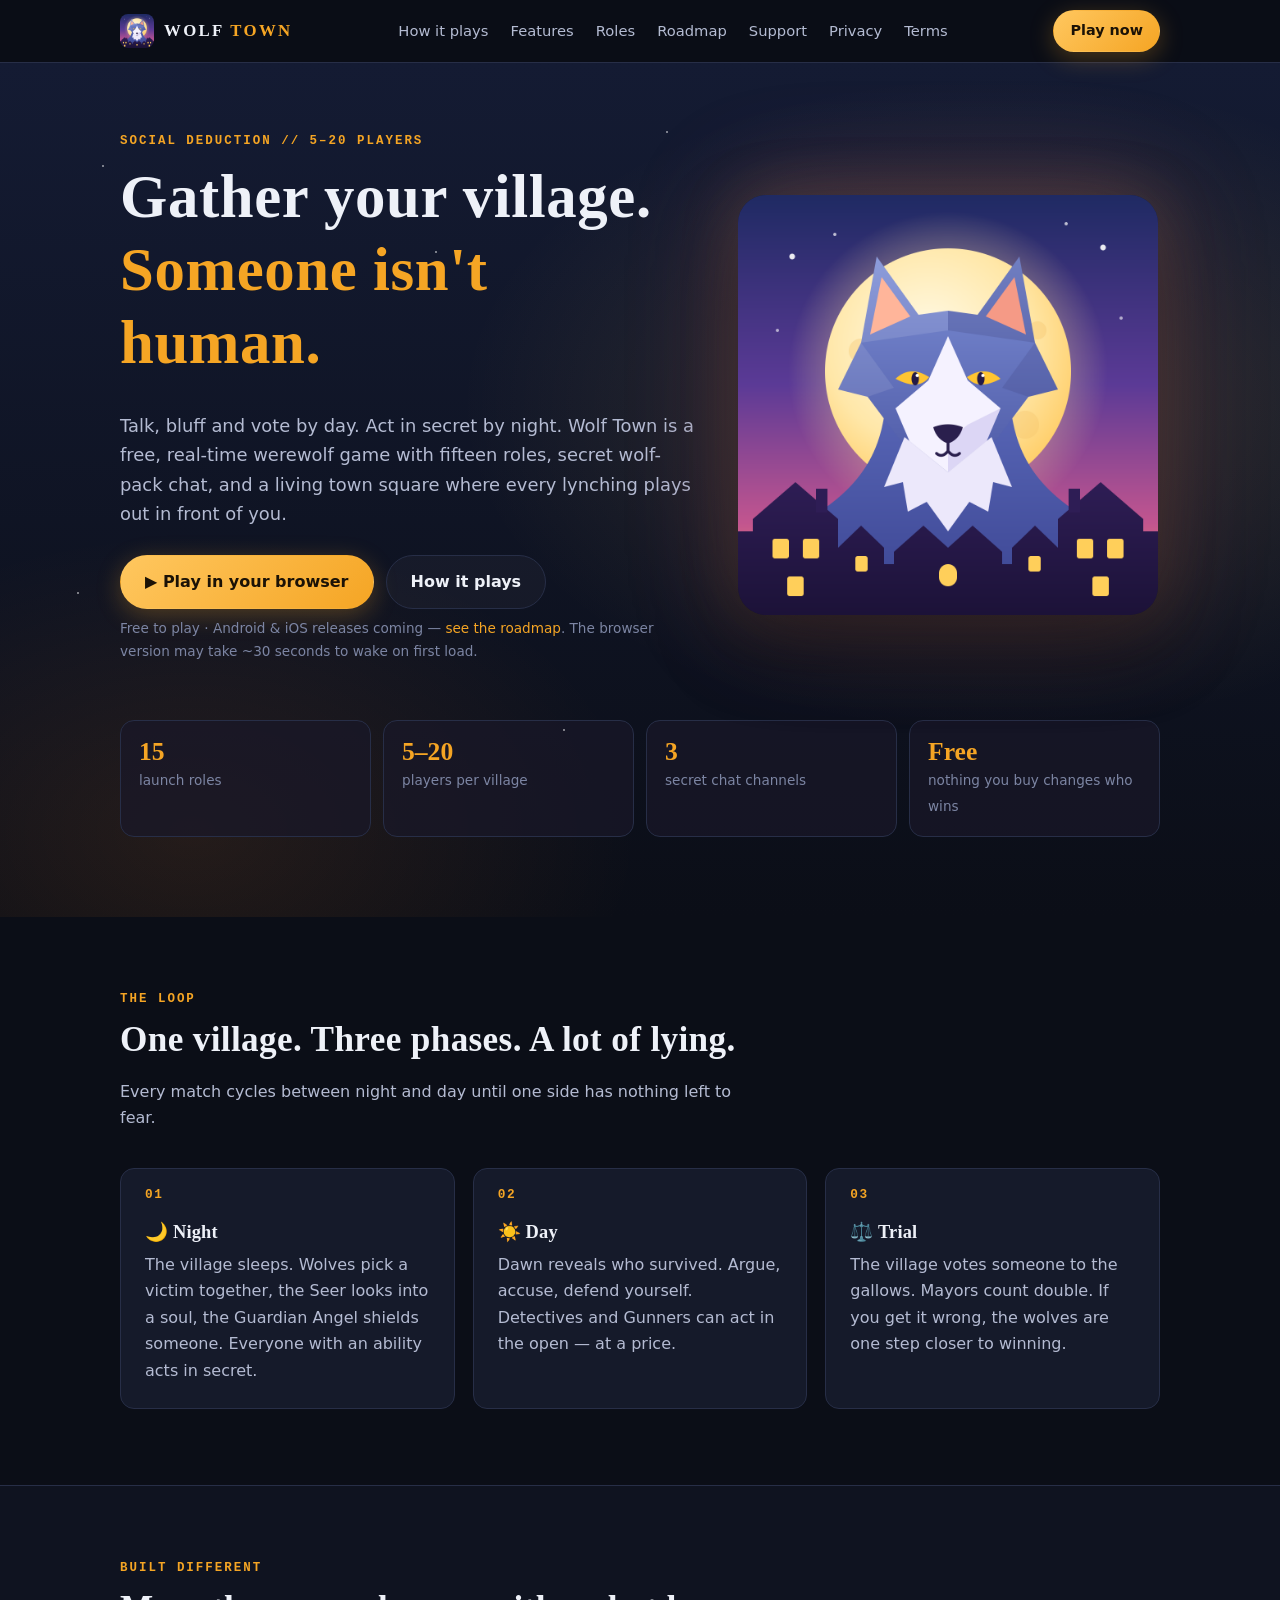
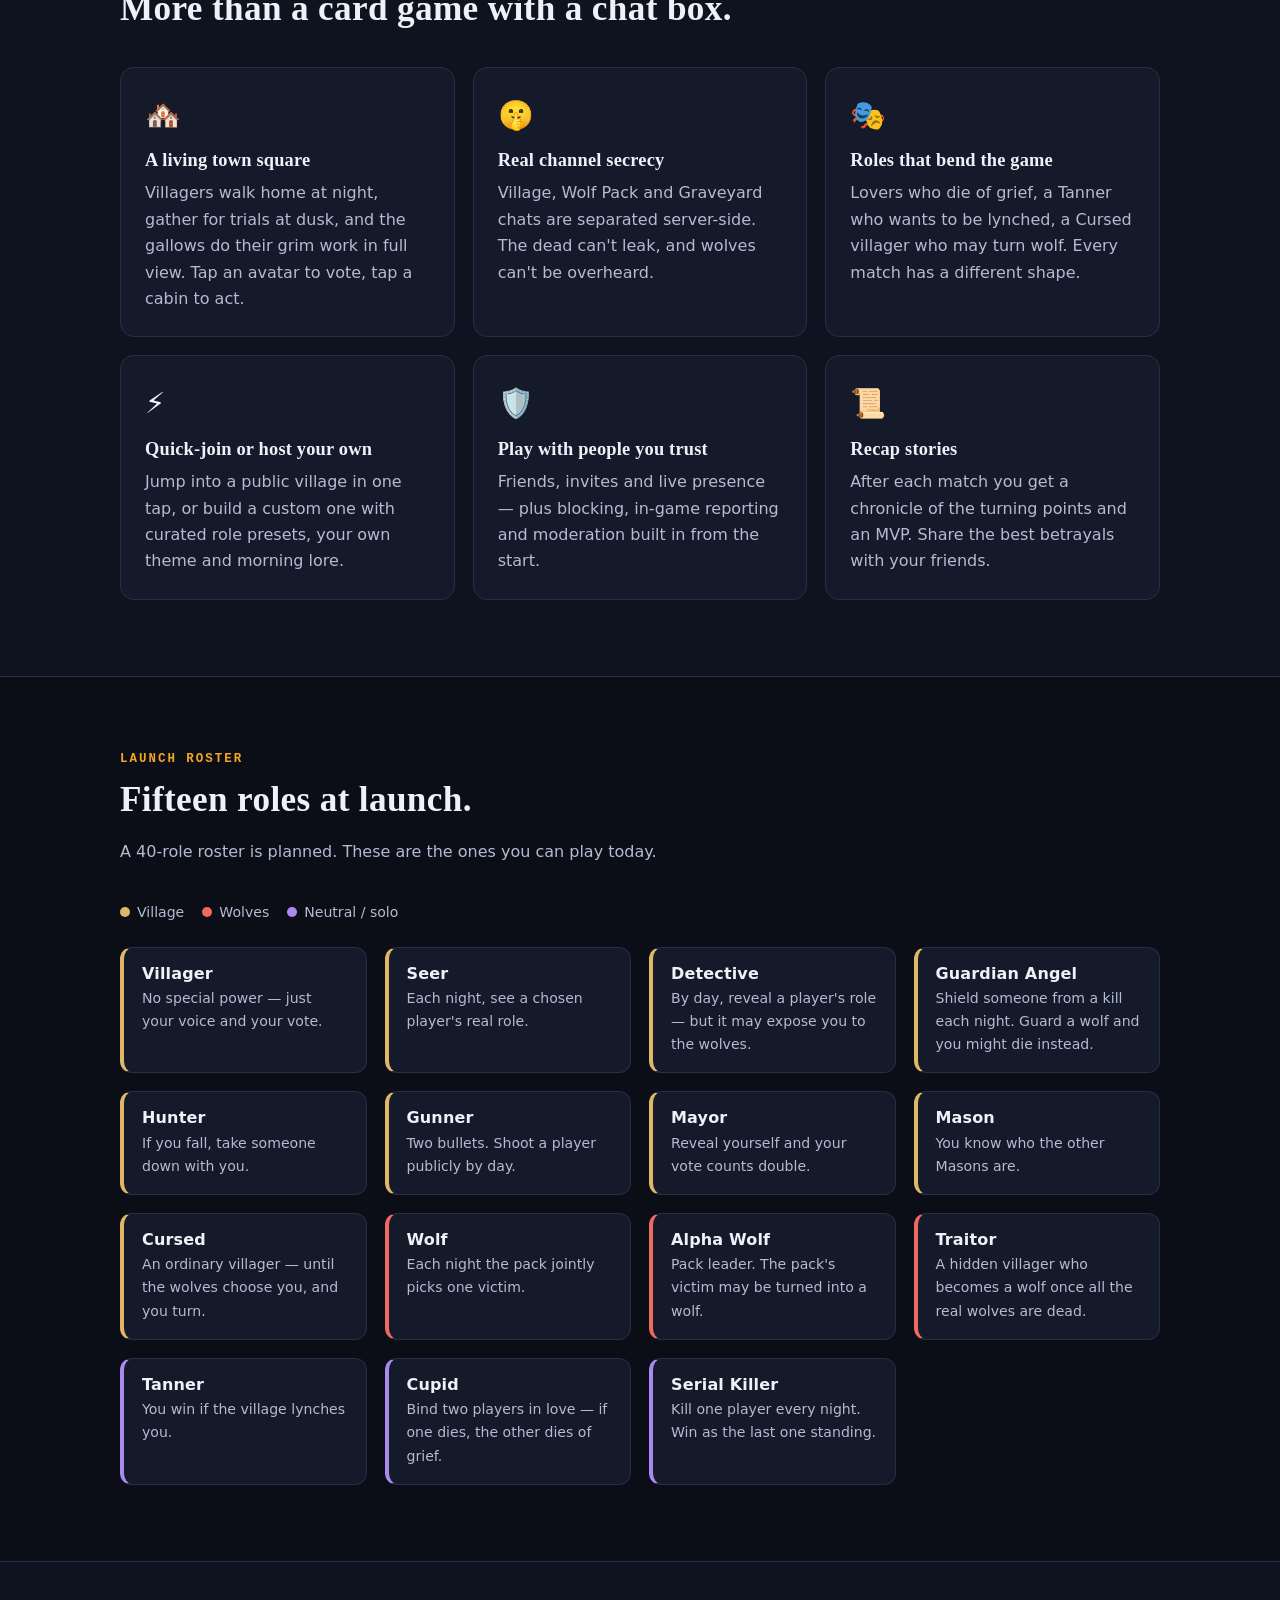
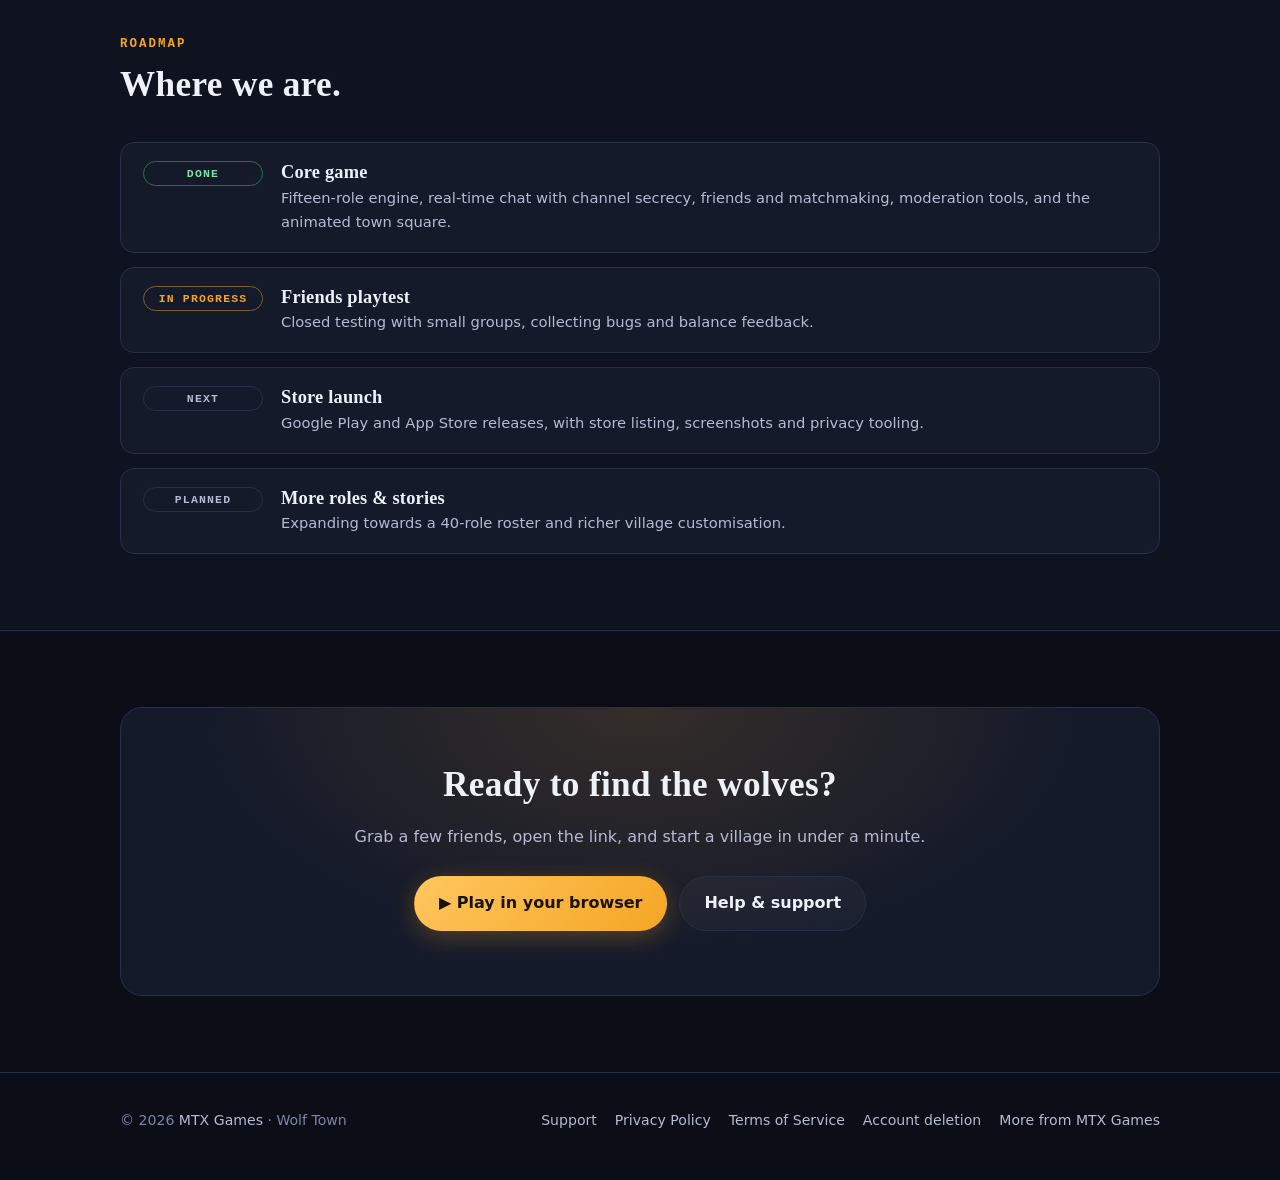
<file: index.html>
<!doctype html>
<html lang="en">
<head>
<meta charset="utf-8">
<meta name="viewport" content="width=device-width, initial-scale=1">
<title>Wolf Town — Social Deduction Game</title>
<meta name="description" content="Wolf Town is a free real-time social deduction game for 5–20 players. Bluff by day, hunt by night, and find the werewolves before they find you.">
<meta name="theme-color" content="#0B0E17">
<meta property="og:title" content="Wolf Town — Pick a side.">
<meta property="og:description" content="Free real-time werewolf-style social deduction for 5–20 players, with a living 2.5D town square.">
<meta property="og:type" content="website">
<meta property="og:image" content="assets/icon.png">
<link rel="icon" type="image/png" href="assets/favicon.png">
<link rel="stylesheet" href="style.css">
</head>
<body>

<header class="nav">
  <div class="wrap">
    <a class="brand" href="#top"><img src="assets/favicon.png" alt="" width="34" height="34"> <span class="wordmark">WOLF <b>TOWN</b></span></a>
    <ul>
      <li><a href="#how">How it plays</a></li>
      <li><a href="#features">Features</a></li>
      <li><a href="#roles">Roles</a></li>
      <li><a href="#roadmap">Roadmap</a></li>
      <li><a href="support.html">Support</a></li>
      <li><a href="privacy.html">Privacy</a></li>
      <li><a href="terms.html">Terms</a></li>
    </ul>
    <a class="btn btn-primary cta" href="https://fangs-torches.onrender.com" rel="noopener">Play now</a>
  </div>
</header>

<main id="top">
  <section class="hero">
    <div class="stars" aria-hidden="true">
      <i style="top:12%;left:8%"></i><i style="top:22%;left:34%;animation-delay:1s"></i><i style="top:8%;left:52%;animation-delay:2s"></i>
      <i style="top:30%;left:90%;animation-delay:.5s"></i><i style="top:62%;left:6%;animation-delay:1.5s"></i><i style="top:78%;left:44%;animation-delay:2.5s"></i>
    </div>
    <div class="wrap">
      <div>
        <span class="eyebrow">Social deduction // 5–20 players</span>
        <h1>Gather your village.<br><em>Someone isn't human.</em></h1>
        <p class="lead">Talk, bluff and vote by day. Act in secret by night. Wolf Town is a free, real-time werewolf game with fifteen roles, secret wolf-pack chat, and a living town square where every lynching plays out in front of you.</p>
        <div class="hero-actions">
          <a class="btn btn-primary" href="https://fangs-torches.onrender.com" rel="noopener">▶ Play in your browser</a>
          <a class="btn btn-ghost" href="#how">How it plays</a>
        </div>
        <p class="hero-note">Free to play · Android &amp; iOS releases coming — <a href="#roadmap">see the roadmap</a>. The browser version may take ~30 seconds to wake on first load.</p>
      </div>
      <div class="hero-art">
        <img src="assets/icon.png" alt="Wolf Town logo: a friendly wolf rising in front of a golden moon above a lantern-lit town at dusk" width="420" height="420">
      </div>
    </div>
    <div class="wrap">
      <div class="stats" style="grid-column:1/-1;width:100%">
        <div class="stat"><b>15</b><span>launch roles</span></div>
        <div class="stat"><b>5–20</b><span>players per village</span></div>
        <div class="stat"><b>3</b><span>secret chat channels</span></div>
        <div class="stat"><b>Free</b><span>nothing you buy changes who wins</span></div>
      </div>
    </div>
  </section>

  <section id="how">
    <div class="wrap">
      <div class="section-head">
        <span class="eyebrow">The loop</span>
        <h2>One village. Three phases. A lot of lying.</h2>
        <p>Every match cycles between night and day until one side has nothing left to fear.</p>
      </div>
      <div class="grid g3 loop">
        <div class="card"><h3>🌙 Night</h3><p>The village sleeps. Wolves pick a victim together, the Seer looks into a soul, the Guardian Angel shields someone. Everyone with an ability acts in secret.</p></div>
        <div class="card"><h3>☀️ Day</h3><p>Dawn reveals who survived. Argue, accuse, defend yourself. Detectives and Gunners can act in the open — at a price.</p></div>
        <div class="card"><h3>⚖️ Trial</h3><p>The village votes someone to the gallows. Mayors count double. If you get it wrong, the wolves are one step closer to winning.</p></div>
      </div>
    </div>
  </section>

  <section id="features" class="alt">
    <div class="wrap">
      <div class="section-head">
        <span class="eyebrow">Built different</span>
        <h2>More than a card game with a chat box.</h2>
      </div>
      <div class="grid g3">
        <div class="card"><span class="ico">🏘️</span><h3>A living town square</h3><p>Villagers walk home at night, gather for trials at dusk, and the gallows do their grim work in full view. Tap an avatar to vote, tap a cabin to act.</p></div>
        <div class="card"><span class="ico">🤫</span><h3>Real channel secrecy</h3><p>Village, Wolf Pack and Graveyard chats are separated server-side. The dead can't leak, and wolves can't be overheard.</p></div>
        <div class="card"><span class="ico">🎭</span><h3>Roles that bend the game</h3><p>Lovers who die of grief, a Tanner who wants to be lynched, a Cursed villager who may turn wolf. Every match has a different shape.</p></div>
        <div class="card"><span class="ico">⚡</span><h3>Quick-join or host your own</h3><p>Jump into a public village in one tap, or build a custom one with curated role presets, your own theme and morning lore.</p></div>
        <div class="card"><span class="ico">🛡️</span><h3>Play with people you trust</h3><p>Friends, invites and live presence — plus blocking, in-game reporting and moderation built in from the start.</p></div>
        <div class="card"><span class="ico">📜</span><h3>Recap stories</h3><p>After each match you get a chronicle of the turning points and an MVP. Share the best betrayals with your friends.</p></div>
      </div>
    </div>
  </section>

  <section id="roles">
    <div class="wrap">
      <div class="section-head">
        <span class="eyebrow">Launch roster</span>
        <h2>Fifteen roles at launch.</h2>
        <p>A 40-role roster is planned. These are the ones you can play today.</p>
      </div>
      <div class="legend">
        <span style="--c:var(--village)">Village</span>
        <span style="--c:var(--wolf)">Wolves</span>
        <span style="--c:var(--neutral)">Neutral / solo</span>
      </div>
      <div class="grid roles">
        <div class="role village"><h3>Villager</h3><p>No special power — just your voice and your vote.</p></div>
        <div class="role village"><h3>Seer</h3><p>Each night, see a chosen player's real role.</p></div>
        <div class="role village"><h3>Detective</h3><p>By day, reveal a player's role — but it may expose you to the wolves.</p></div>
        <div class="role village"><h3>Guardian Angel</h3><p>Shield someone from a kill each night. Guard a wolf and you might die instead.</p></div>
        <div class="role village"><h3>Hunter</h3><p>If you fall, take someone down with you.</p></div>
        <div class="role village"><h3>Gunner</h3><p>Two bullets. Shoot a player publicly by day.</p></div>
        <div class="role village"><h3>Mayor</h3><p>Reveal yourself and your vote counts double.</p></div>
        <div class="role village"><h3>Mason</h3><p>You know who the other Masons are.</p></div>
        <div class="role village"><h3>Cursed</h3><p>An ordinary villager — until the wolves choose you, and you turn.</p></div>
        <div class="role wolf"><h3>Wolf</h3><p>Each night the pack jointly picks one victim.</p></div>
        <div class="role wolf"><h3>Alpha Wolf</h3><p>Pack leader. The pack's victim may be turned into a wolf.</p></div>
        <div class="role wolf"><h3>Traitor</h3><p>A hidden villager who becomes a wolf once all the real wolves are dead.</p></div>
        <div class="role neutral"><h3>Tanner</h3><p>You win if the village lynches you.</p></div>
        <div class="role neutral"><h3>Cupid</h3><p>Bind two players in love — if one dies, the other dies of grief.</p></div>
        <div class="role neutral"><h3>Serial Killer</h3><p>Kill one player every night. Win as the last one standing.</p></div>
      </div>
    </div>
  </section>

  <section id="roadmap" class="alt">
    <div class="wrap">
      <div class="section-head">
        <span class="eyebrow">Roadmap</span>
        <h2>Where we are.</h2>
      </div>
      <ol class="road">
        <li><span class="status done">Done</span><div><h3>Core game</h3><p>Fifteen-role engine, real-time chat with channel secrecy, friends and matchmaking, moderation tools, and the animated town square.</p></div></li>
        <li><span class="status now">In progress</span><div><h3>Friends playtest</h3><p>Closed testing with small groups, collecting bugs and balance feedback.</p></div></li>
        <li><span class="status">Next</span><div><h3>Store launch</h3><p>Google Play and App Store releases, with store listing, screenshots and privacy tooling.</p></div></li>
        <li><span class="status">Planned</span><div><h3>More roles &amp; stories</h3><p>Expanding towards a 40-role roster and richer village customisation.</p></div></li>
      </ol>
    </div>
  </section>

  <section>
    <div class="wrap">
      <div class="band">
        <h2>Ready to find the wolves?</h2>
        <p>Grab a few friends, open the link, and start a village in under a minute.</p>
        <div class="hero-actions">
          <a class="btn btn-primary" href="https://fangs-torches.onrender.com" rel="noopener">▶ Play in your browser</a>
          <a class="btn btn-ghost" href="support.html">Help &amp; support</a>
        </div>
      </div>
    </div>
  </section>
</main>

<footer>
  <div class="wrap">
    <div>© 2026 <a href="https://mtxgames.lk/">MTX Games</a> · Wolf Town</div>
    <nav>
      <a href="support.html">Support</a>
      <a href="privacy.html">Privacy Policy</a>
      <a href="terms.html">Terms of Service</a>
      <a href="support.html#delete">Account deletion</a>
      <a href="https://mtxgames.lk/">More from MTX Games</a>
    </nav>
  </div>
</footer>
<script src="site.js"></script>
</body>
</html>
</file>
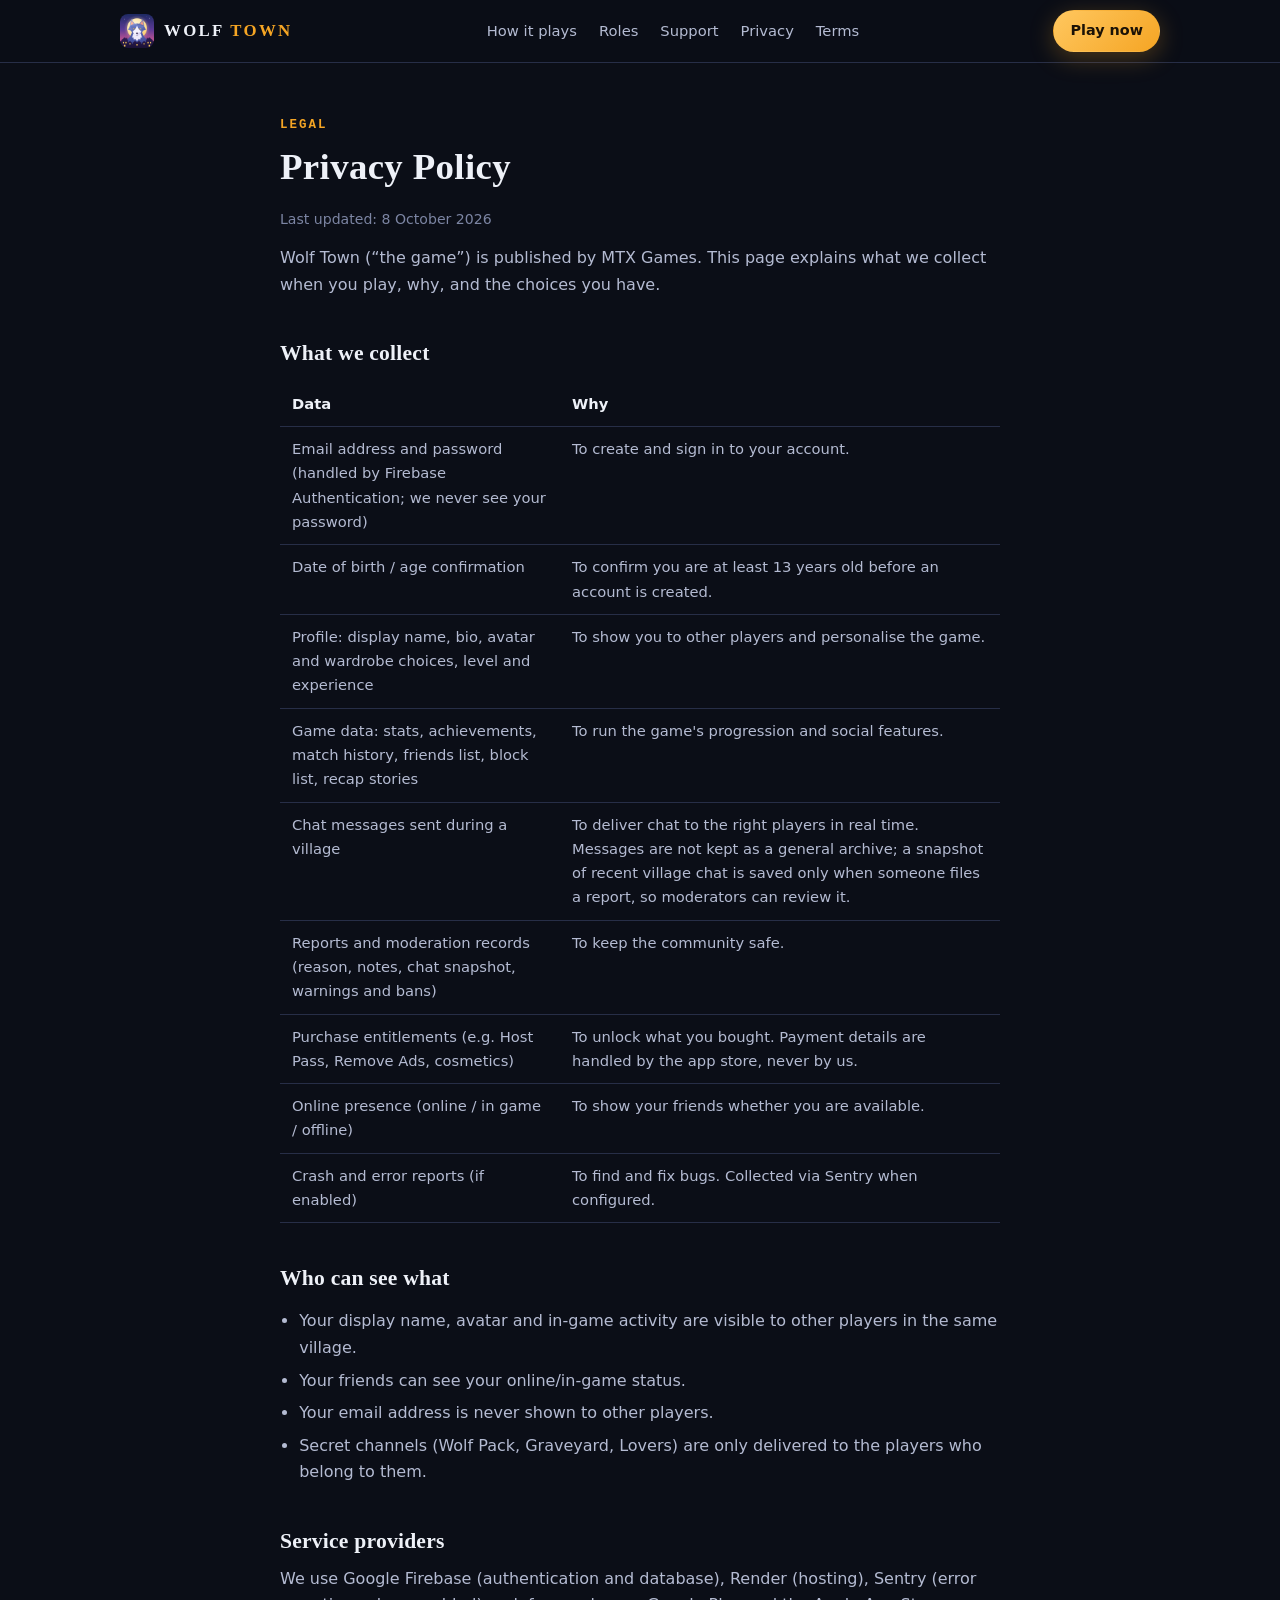
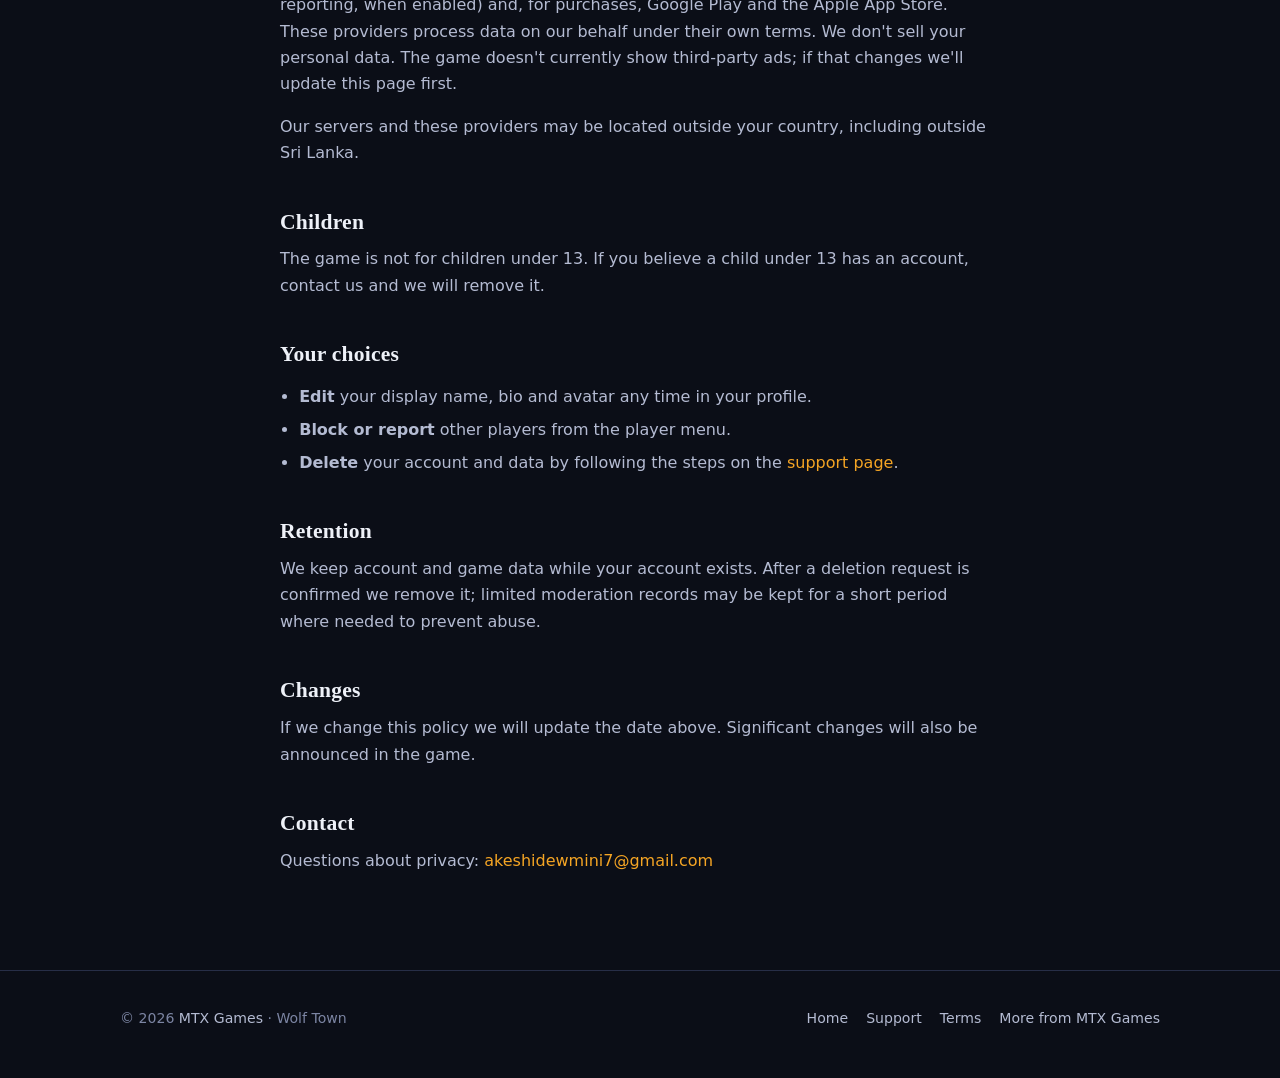
<file: privacy.html>
<!doctype html>
<html lang="en">
<head>
<meta charset="utf-8">
<meta name="viewport" content="width=device-width, initial-scale=1">
<title>Privacy Policy — Wolf Town</title>
<meta name="description" content="What data Wolf Town collects, why, and how to have it deleted.">
<meta name="theme-color" content="#0B0E17">
<link rel="icon" type="image/png" href="assets/favicon.png">
<link rel="stylesheet" href="style.css">
</head>
<body>
<header class="nav">
  <div class="wrap">
    <a class="brand" href="index.html"><img src="assets/favicon.png" alt="" width="34" height="34"> <span class="wordmark">WOLF <b>TOWN</b></span></a>
    <ul>
      <li><a href="index.html#how">How it plays</a></li>
      <li><a href="index.html#roles">Roles</a></li>
      <li><a href="support.html">Support</a></li>
      <li><a href="privacy.html">Privacy</a></li>
      <li><a href="terms.html">Terms</a></li>
    </ul>
    <a class="btn btn-primary cta" href="https://fangs-torches.onrender.com" rel="noopener">Play now</a>
  </div>
</header>

<main class="doc">
  <span class="eyebrow">Legal</span>
  <h1>Privacy Policy</h1>
  <p class="meta">Last updated: 8 October 2026</p>
  <p>Wolf Town (“the game”) is published by MTX Games. This page explains what we collect when you play, why, and the choices you have.</p>

  <h2>What we collect</h2>
  <table>
    <tr><th>Data</th><th>Why</th></tr>
    <tr><td>Email address and password (handled by Firebase Authentication; we never see your password)</td><td>To create and sign in to your account.</td></tr>
    <tr><td>Date of birth / age confirmation</td><td>To confirm you are at least 13 years old before an account is created.</td></tr>
    <tr><td>Profile: display name, bio, avatar and wardrobe choices, level and experience</td><td>To show you to other players and personalise the game.</td></tr>
    <tr><td>Game data: stats, achievements, match history, friends list, block list, recap stories</td><td>To run the game's progression and social features.</td></tr>
    <tr><td>Chat messages sent during a village</td><td>To deliver chat to the right players in real time. Messages are not kept as a general archive; a snapshot of recent village chat is saved only when someone files a report, so moderators can review it.</td></tr>
    <tr><td>Reports and moderation records (reason, notes, chat snapshot, warnings and bans)</td><td>To keep the community safe.</td></tr>
    <tr><td>Purchase entitlements (e.g. Host Pass, Remove Ads, cosmetics)</td><td>To unlock what you bought. Payment details are handled by the app store, never by us.</td></tr>
    <tr><td>Online presence (online / in game / offline)</td><td>To show your friends whether you are available.</td></tr>
    <tr><td>Crash and error reports (if enabled)</td><td>To find and fix bugs. Collected via Sentry when configured.</td></tr>
  </table>

  <h2>Who can see what</h2>
  <ul>
    <li>Your display name, avatar and in-game activity are visible to other players in the same village.</li>
    <li>Your friends can see your online/in-game status.</li>
    <li>Your email address is never shown to other players.</li>
    <li>Secret channels (Wolf Pack, Graveyard, Lovers) are only delivered to the players who belong to them.</li>
  </ul>

  <h2>Service providers</h2>
  <p>We use Google Firebase (authentication and database), Render (hosting), Sentry (error reporting, when enabled) and, for purchases, Google Play and the Apple App Store. These providers process data on our behalf under their own terms. We don't sell your personal data. The game doesn't currently show third-party ads; if that changes we'll update this page first.</p>
  <p>Our servers and these providers may be located outside your country, including outside Sri Lanka.</p>

  <h2>Children</h2>
  <p>The game is not for children under 13. If you believe a child under 13 has an account, contact us and we will remove it.</p>

  <h2>Your choices</h2>
  <ul>
    <li><b>Edit</b> your display name, bio and avatar any time in your profile.</li>
    <li><b>Block or report</b> other players from the player menu.</li>
    <li><b>Delete</b> your account and data by following the steps on the <a href="support.html#delete">support page</a>.</li>
  </ul>

  <h2>Retention</h2>
  <p>We keep account and game data while your account exists. After a deletion request is confirmed we remove it; limited moderation records may be kept for a short period where needed to prevent abuse.</p>

  <h2>Changes</h2>
  <p>If we change this policy we will update the date above. Significant changes will also be announced in the game.</p>

  <h2>Contact</h2>
  <p>Questions about privacy: <a data-contact data-subject="Wolf Town privacy"></a></p>
</main>

<footer>
  <div class="wrap">
    <div>© 2026 <a href="https://mtxgames.lk/">MTX Games</a> · Wolf Town</div>
    <nav>
      <a href="index.html">Home</a>
      <a href="support.html">Support</a>
      <a href="terms.html">Terms</a>
      <a href="https://mtxgames.lk/">More from MTX Games</a>
    </nav>
  </div>
</footer>
<script src="site.js"></script>
</body>
</html>
</file>
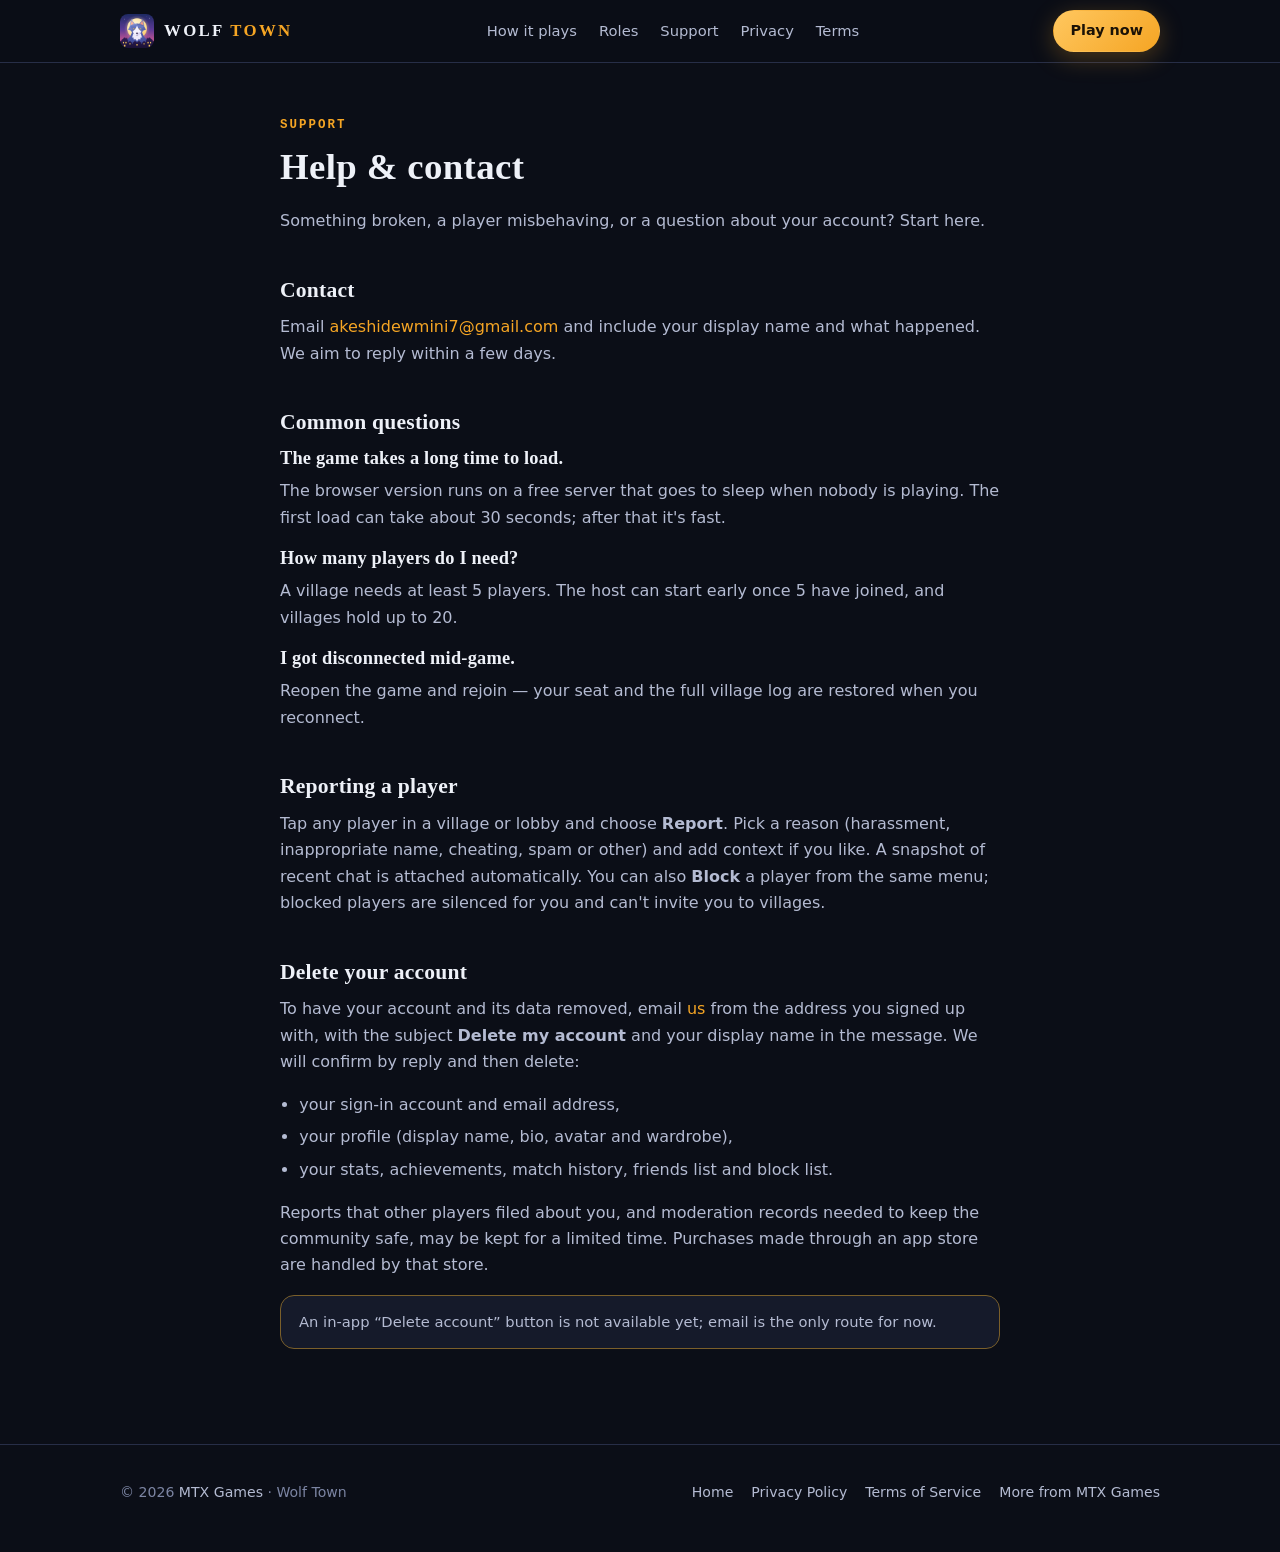
<file: support.html>
<!doctype html>
<html lang="en">
<head>
<meta charset="utf-8">
<meta name="viewport" content="width=device-width, initial-scale=1">
<title>Support — Wolf Town</title>
<meta name="description" content="Help, contact details and account deletion for Wolf Town.">
<meta name="theme-color" content="#0B0E17">
<link rel="icon" type="image/png" href="assets/favicon.png">
<link rel="stylesheet" href="style.css">
</head>
<body>
<header class="nav">
  <div class="wrap">
    <a class="brand" href="index.html"><img src="assets/favicon.png" alt="" width="34" height="34"> <span class="wordmark">WOLF <b>TOWN</b></span></a>
    <ul>
      <li><a href="index.html#how">How it plays</a></li>
      <li><a href="index.html#roles">Roles</a></li>
      <li><a href="support.html">Support</a></li>
      <li><a href="privacy.html">Privacy</a></li>
      <li><a href="terms.html">Terms</a></li>
    </ul>
    <a class="btn btn-primary cta" href="https://fangs-torches.onrender.com" rel="noopener">Play now</a>
  </div>
</header>

<main class="doc">
  <span class="eyebrow">Support</span>
  <h1>Help &amp; contact</h1>
  <p>Something broken, a player misbehaving, or a question about your account? Start here.</p>

  <h2>Contact</h2>
  <p>Email <a data-contact data-subject="Wolf Town support"></a> and include your display name and what happened. We aim to reply within a few days.</p>

  <h2>Common questions</h2>
  <h3>The game takes a long time to load.</h3>
  <p>The browser version runs on a free server that goes to sleep when nobody is playing. The first load can take about 30 seconds; after that it's fast.</p>
  <h3>How many players do I need?</h3>
  <p>A village needs at least 5 players. The host can start early once 5 have joined, and villages hold up to 20.</p>
  <h3>I got disconnected mid-game.</h3>
  <p>Reopen the game and rejoin — your seat and the full village log are restored when you reconnect.</p>

  <h2>Reporting a player</h2>
  <p>Tap any player in a village or lobby and choose <b>Report</b>. Pick a reason (harassment, inappropriate name, cheating, spam or other) and add context if you like. A snapshot of recent chat is attached automatically. You can also <b>Block</b> a player from the same menu; blocked players are silenced for you and can't invite you to villages.</p>

  <h2 id="delete">Delete your account</h2>
  <p>To have your account and its data removed, email <a data-contact data-subject="Delete my Wolf Town account">us</a> from the address you signed up with, with the subject <b>Delete my account</b> and your display name in the message. We will confirm by reply and then delete:</p>
  <ul>
    <li>your sign-in account and email address,</li>
    <li>your profile (display name, bio, avatar and wardrobe),</li>
    <li>your stats, achievements, match history, friends list and block list.</li>
  </ul>
  <p>Reports that other players filed about you, and moderation records needed to keep the community safe, may be kept for a limited time. Purchases made through an app store are handled by that store.</p>
  <p class="notice">An in-app “Delete account” button is not available yet; email is the only route for now.</p>
</main>

<footer>
  <div class="wrap">
    <div>© 2026 <a href="https://mtxgames.lk/">MTX Games</a> · Wolf Town</div>
    <nav>
      <a href="index.html">Home</a>
      <a href="privacy.html">Privacy Policy</a>
      <a href="terms.html">Terms of Service</a>
      <a href="https://mtxgames.lk/">More from MTX Games</a>
    </nav>
  </div>
</footer>
<script src="site.js"></script>
</body>
</html>
</file>
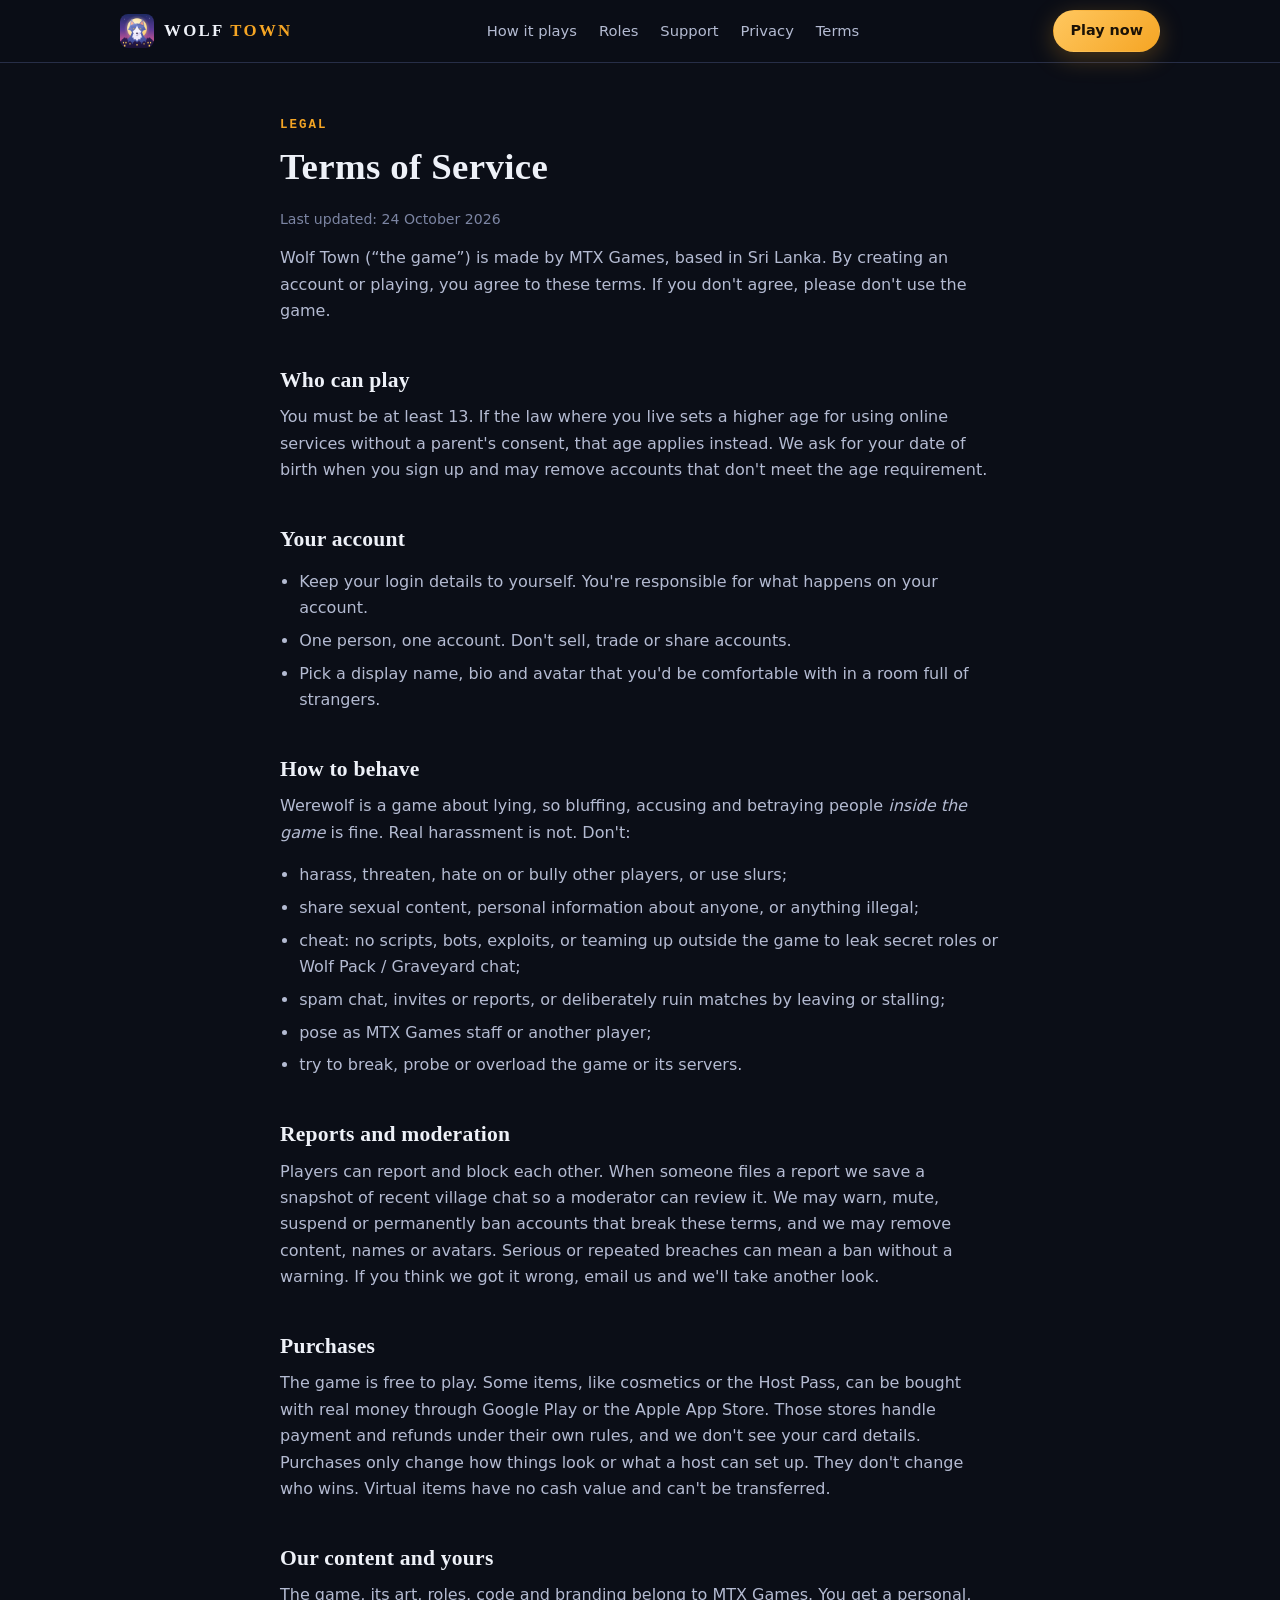
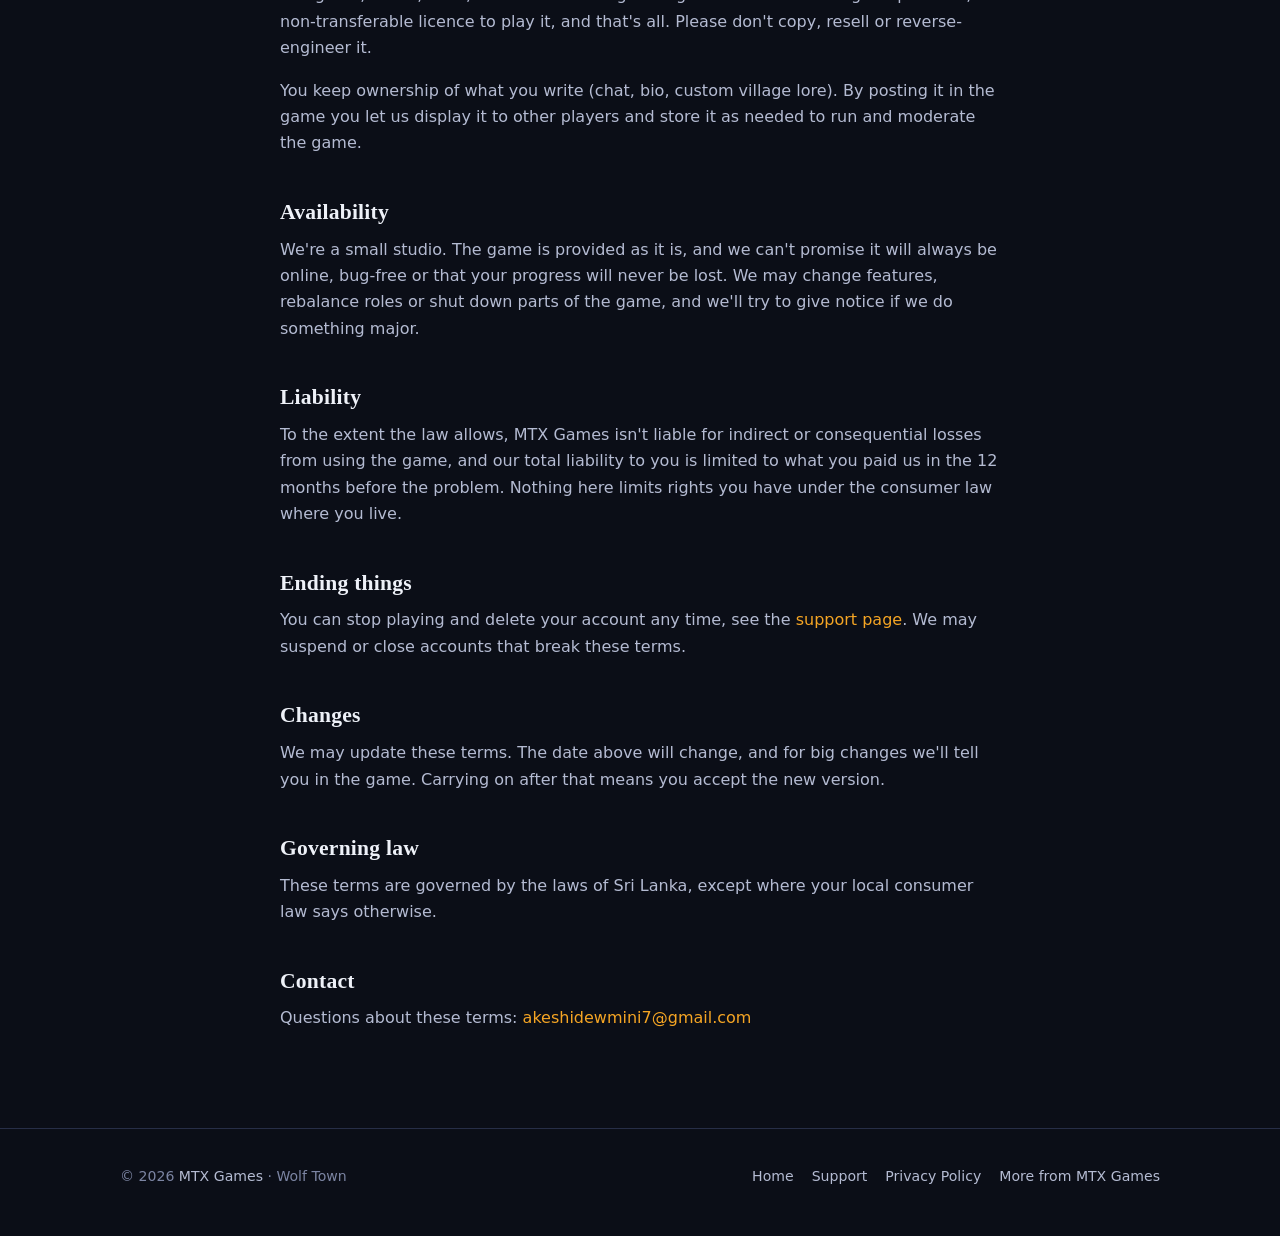
<file: terms.html>
<!doctype html>
<html lang="en">
<head>
<meta charset="utf-8">
<meta name="viewport" content="width=device-width, initial-scale=1">
<title>Terms of Service — Wolf Town</title>
<meta name="description" content="The rules for playing Wolf Town.">
<meta name="theme-color" content="#0B0E17">
<link rel="icon" type="image/png" href="assets/favicon.png">
<link rel="stylesheet" href="style.css">
</head>
<body>
<header class="nav">
  <div class="wrap">
    <a class="brand" href="index.html"><img src="assets/favicon.png" alt="" width="34" height="34"> <span class="wordmark">WOLF <b>TOWN</b></span></a>
    <ul>
      <li><a href="index.html#how">How it plays</a></li>
      <li><a href="index.html#roles">Roles</a></li>
      <li><a href="support.html">Support</a></li>
      <li><a href="privacy.html">Privacy</a></li>
      <li><a href="terms.html">Terms</a></li>
    </ul>
    <a class="btn btn-primary cta" href="https://fangs-torches.onrender.com" rel="noopener">Play now</a>
  </div>
</header>

<main class="doc">
  <span class="eyebrow">Legal</span>
  <h1>Terms of Service</h1>
  <p class="meta">Last updated: 24 October 2026</p>

  <p>Wolf Town (“the game”) is made by MTX Games, based in Sri Lanka. By creating an account or playing, you agree to these terms. If you don't agree, please don't use the game.</p>

  <h2>Who can play</h2>
  <p>You must be at least 13. If the law where you live sets a higher age for using online services without a parent's consent, that age applies instead. We ask for your date of birth when you sign up and may remove accounts that don't meet the age requirement.</p>

  <h2>Your account</h2>
  <ul>
    <li>Keep your login details to yourself. You're responsible for what happens on your account.</li>
    <li>One person, one account. Don't sell, trade or share accounts.</li>
    <li>Pick a display name, bio and avatar that you'd be comfortable with in a room full of strangers.</li>
  </ul>

  <h2>How to behave</h2>
  <p>Werewolf is a game about lying, so bluffing, accusing and betraying people <i>inside the game</i> is fine. Real harassment is not. Don't:</p>
  <ul>
    <li>harass, threaten, hate on or bully other players, or use slurs;</li>
    <li>share sexual content, personal information about anyone, or anything illegal;</li>
    <li>cheat: no scripts, bots, exploits, or teaming up outside the game to leak secret roles or Wolf Pack / Graveyard chat;</li>
    <li>spam chat, invites or reports, or deliberately ruin matches by leaving or stalling;</li>
    <li>pose as MTX Games staff or another player;</li>
    <li>try to break, probe or overload the game or its servers.</li>
  </ul>

  <h2>Reports and moderation</h2>
  <p>Players can report and block each other. When someone files a report we save a snapshot of recent village chat so a moderator can review it. We may warn, mute, suspend or permanently ban accounts that break these terms, and we may remove content, names or avatars. Serious or repeated breaches can mean a ban without a warning. If you think we got it wrong, email us and we'll take another look.</p>

  <h2>Purchases</h2>
  <p>The game is free to play. Some items, like cosmetics or the Host Pass, can be bought with real money through Google Play or the Apple App Store. Those stores handle payment and refunds under their own rules, and we don't see your card details. Purchases only change how things look or what a host can set up. They don't change who wins. Virtual items have no cash value and can't be transferred.</p>

  <h2>Our content and yours</h2>
  <p>The game, its art, roles, code and branding belong to MTX Games. You get a personal, non-transferable licence to play it, and that's all. Please don't copy, resell or reverse-engineer it.</p>
  <p>You keep ownership of what you write (chat, bio, custom village lore). By posting it in the game you let us display it to other players and store it as needed to run and moderate the game.</p>

  <h2>Availability</h2>
  <p>We're a small studio. The game is provided as it is, and we can't promise it will always be online, bug-free or that your progress will never be lost. We may change features, rebalance roles or shut down parts of the game, and we'll try to give notice if we do something major.</p>

  <h2>Liability</h2>
  <p>To the extent the law allows, MTX Games isn't liable for indirect or consequential losses from using the game, and our total liability to you is limited to what you paid us in the 12 months before the problem. Nothing here limits rights you have under the consumer law where you live.</p>

  <h2>Ending things</h2>
  <p>You can stop playing and delete your account any time, see the <a href="support.html#delete">support page</a>. We may suspend or close accounts that break these terms.</p>

  <h2>Changes</h2>
  <p>We may update these terms. The date above will change, and for big changes we'll tell you in the game. Carrying on after that means you accept the new version.</p>

  <h2>Governing law</h2>
  <p>These terms are governed by the laws of Sri Lanka, except where your local consumer law says otherwise.</p>

  <h2>Contact</h2>
  <p>Questions about these terms: <a data-contact data-subject="Wolf Town terms"></a></p>
</main>

<footer>
  <div class="wrap">
    <div>© 2026 <a href="https://mtxgames.lk/">MTX Games</a> · Wolf Town</div>
    <nav>
      <a href="index.html">Home</a>
      <a href="support.html">Support</a>
      <a href="privacy.html">Privacy Policy</a>
      <a href="https://mtxgames.lk/">More from MTX Games</a>
    </nav>
  </div>
</footer>
<script src="site.js"></script>
</body>
</html>
</file>
<file: style.css>
:root {
  --bg: #0B0E17;
  --bg-2: #0F1320;
  --surface: #151A2A;
  --surface-2: #1C2236;
  --border: #272E47;
  --text: #EEF1F8;
  --soft: #B4BBD2;
  --faint: #7C85A3;
  --gold: #F5A524;
  --flame: #ff8a1f;
  --moon: #8EC5FF;
  --blood: #F06A5B;
  --village: #e0b768;
  --wolf: #ef6a5e;
  --neutral: #a98bf0;
  --radius: 14px;
  --max: 1080px;
}

* { box-sizing: border-box; }
html { scroll-behavior: smooth; }
body {
  margin: 0;
  background: var(--bg);
  color: var(--text);
  font: 16px/1.65 system-ui, -apple-system, "Segoe UI", Roboto, sans-serif;
  -webkit-font-smoothing: antialiased;
}
a { color: var(--gold); text-decoration: none; }
a:hover { text-decoration: underline; }
img { max-width: 100%; display: block; }
.wrap { max-width: var(--max); margin: 0 auto; padding: 0 20px; }
h1, h2, h3 { line-height: 1.2; margin: 0 0 .5em; font-family: Georgia, "Times New Roman", serif; letter-spacing: .01em; }
h1 { font-size: clamp(2.2rem, 6vw, 3.8rem); }
h2 { font-size: clamp(1.6rem, 4vw, 2.2rem); }
h3 { font-size: 1.15rem; }
p { margin: 0 0 1em; color: var(--soft); }
.eyebrow {
  font: 600 .78rem/1 ui-monospace, "SFMono-Regular", Consolas, monospace;
  text-transform: uppercase; letter-spacing: .16em; color: var(--gold); margin-bottom: 14px; display: block;
}

/* nav */
.nav { position: sticky; top: 0; z-index: 10; background: rgba(11,14,23,.88); backdrop-filter: blur(10px); border-bottom: 1px solid var(--border); }
.nav .wrap { display: flex; align-items: center; justify-content: space-between; gap: 16px; height: 62px; }
.brand { display: flex; align-items: center; gap: 10px; color: var(--text); font: 700 1.05rem Georgia, serif; }
.brand img { width: 34px; height: 34px; border-radius: 8px; }
.brand:hover { text-decoration: none; }
.wordmark { letter-spacing: .14em; font-weight: 800; }
.wordmark b { color: var(--gold); font-weight: inherit; }
.nav ul { display: flex; gap: 22px; list-style: none; margin: 0; padding: 0; }
.nav ul a { color: var(--soft); font-size: .92rem; }
.nav ul a:hover { color: var(--gold); text-decoration: none; }
.nav .cta { padding: 8px 16px; font-size: .9rem; }

/* buttons */
.btn {
  display: inline-block; padding: 13px 24px; border-radius: 999px; font-weight: 700; cursor: pointer;
  border: 1px solid transparent; transition: transform .15s, box-shadow .15s, background .15s;
}
.btn:hover { text-decoration: none; transform: translateY(-2px); }
.btn-primary { background: linear-gradient(135deg, #FFC75F, #F5A524); color: #1B1206; box-shadow: 0 6px 24px rgba(245,165,36,.28); }
.btn-primary:hover { box-shadow: 0 10px 32px rgba(245,165,36,.42); }
.btn-ghost { border-color: var(--border); color: var(--text); background: rgba(255,255,255,.03); }
.btn-ghost:hover { border-color: var(--gold); }
.btn[aria-disabled="true"] { opacity: .55; pointer-events: none; }

/* hero */
.hero {
  position: relative; overflow: hidden; padding: 72px 0 80px;
  background:
    radial-gradient(60% 55% at 78% 40%, rgba(255,199,95,.16), transparent 70%),
    radial-gradient(50% 50% at 15% 90%, rgba(255,138,31,.10), transparent 70%),
    linear-gradient(180deg, #141b33 0%, var(--bg) 100%);
}
.hero .wrap { display: grid; grid-template-columns: 1.15fr .85fr; gap: 40px; align-items: center; }
.hero h1 em { font-style: normal; color: var(--gold); }
.hero .lead { font-size: 1.12rem; max-width: 34em; }
.hero-actions { display: flex; flex-wrap: wrap; gap: 12px; margin: 26px 0 8px; }
.hero-note { font-size: .85rem; color: var(--faint); }
.hero-art { position: relative; }
.hero-art img {
  width: 100%; max-width: 420px; margin: 0 auto; border-radius: 28px;
  box-shadow: 0 30px 80px rgba(0,0,0,.45), 0 0 110px rgba(194,85,143,.28), 0 0 60px rgba(255,201,92,.18);
  animation: float 6s ease-in-out infinite;
}
@keyframes float { 50% { transform: translateY(-10px); } }
.stars { position: absolute; inset: 0; pointer-events: none; }
.stars i { position: absolute; width: 2px; height: 2px; background: #fff; border-radius: 50%; opacity: .6; animation: twinkle 4s infinite; }
@keyframes twinkle { 50% { opacity: .1; } }

.stats { display: grid; grid-template-columns: repeat(4, 1fr); gap: 12px; margin-top: 44px; }
.stat { background: rgba(25,24,40,.7); border: 1px solid var(--border); border-radius: var(--radius); padding: 16px 18px; }
.stat b { display: block; font: 700 1.6rem Georgia, serif; color: var(--gold); }
.stat span { font-size: .85rem; color: var(--faint); }

/* sections */
section { padding: 76px 0; }
section.alt { background: var(--bg-2); border-block: 1px solid var(--border); }
.section-head { max-width: 40em; margin-bottom: 36px; }

.grid { display: grid; gap: 18px; }
.g3 { grid-template-columns: repeat(3, 1fr); }
.g2 { grid-template-columns: repeat(2, 1fr); }
.card { background: var(--surface); border: 1px solid var(--border); border-radius: var(--radius); padding: 24px; }
.card .ico { font-size: 1.8rem; margin-bottom: 10px; display: block; }
.card p:last-child { margin-bottom: 0; }
.tag { display: inline-block; font: 600 .7rem ui-monospace, Consolas, monospace; letter-spacing: .1em; text-transform: uppercase; color: var(--faint); margin-bottom: 8px; }

/* day/night loop */
.loop { counter-reset: step; }
.loop .card { position: relative; padding-top: 52px; }
.loop .card::before {
  counter-increment: step; content: "0" counter(step);
  position: absolute; top: 18px; left: 24px; font: 700 .8rem ui-monospace, Consolas, monospace; color: var(--gold); letter-spacing: .12em;
}

/* roles */
.roles { grid-template-columns: repeat(auto-fill, minmax(230px, 1fr)); }
.role { background: var(--surface); border: 1px solid var(--border); border-left-width: 4px; border-radius: 12px; padding: 16px 18px; }
.role h3 { margin: 0 0 4px; font-size: 1rem; font-family: system-ui, sans-serif; }
.role p { font-size: .88rem; margin: 0; }
.role.village { border-left-color: var(--village); }
.role.wolf { border-left-color: var(--wolf); }
.role.neutral { border-left-color: var(--neutral); }
.legend { display: flex; flex-wrap: wrap; gap: 18px; margin-bottom: 22px; font-size: .88rem; color: var(--soft); }
.legend span::before { content: ""; display: inline-block; width: 10px; height: 10px; border-radius: 50%; margin-right: 7px; background: var(--c); }

/* roadmap */
.road { list-style: none; margin: 0; padding: 0; display: grid; gap: 14px; }
.road li { display: grid; grid-template-columns: 120px 1fr; gap: 18px; background: var(--surface); border: 1px solid var(--border); border-radius: var(--radius); padding: 18px 22px; align-items: start; }
.status { font: 700 .72rem ui-monospace, Consolas, monospace; letter-spacing: .1em; text-transform: uppercase; padding: 5px 10px; border-radius: 999px; text-align: center; border: 1px solid var(--border); color: var(--soft); }
.status.done { color: #7fe0a8; border-color: #2f6b4b; }
.status.now { color: var(--gold); border-color: #7a5f2a; }
.road h3 { margin: 0 0 2px; }
.road p { margin: 0; font-size: .92rem; }

/* cta band */
.band { text-align: center; background: radial-gradient(60% 120% at 50% 0%, rgba(245,165,36,.14), transparent 70%), var(--surface); border: 1px solid var(--border); border-radius: 22px; padding: 56px 24px; }
.band .hero-actions { justify-content: center; }

/* footer */
footer { border-top: 1px solid var(--border); padding: 36px 0 48px; color: var(--faint); font-size: .88rem; }
footer .wrap { display: flex; flex-wrap: wrap; justify-content: space-between; gap: 16px; }
footer nav { display: flex; gap: 18px; flex-wrap: wrap; }
footer a { color: var(--soft); }

/* legal / support pages */
.doc { max-width: 760px; padding: 56px 20px 80px; margin: 0 auto; }
.doc h1 { font-size: 2.3rem; }
.doc h2 { font-size: 1.35rem; margin-top: 2em; }
.doc ul { color: var(--soft); padding-left: 1.2em; }
.doc li { margin-bottom: .4em; }
.doc .meta { color: var(--faint); font-size: .88rem; }
.notice { background: var(--surface); border: 1px solid #7a5f2a; border-radius: var(--radius); padding: 14px 18px; color: var(--soft); font-size: .92rem; }
table { width: 100%; border-collapse: collapse; margin: 1em 0; font-size: .92rem; }
th, td { text-align: left; padding: 10px 12px; border-bottom: 1px solid var(--border); vertical-align: top; color: var(--soft); }
th { color: var(--text); }

@media (max-width: 860px) {
  .hero .wrap { grid-template-columns: 1fr; text-align: left; }
  .hero-art { order: -1; }
  .hero-art img { max-width: 260px; }
  .g3, .g2 { grid-template-columns: 1fr; }
  .stats { grid-template-columns: repeat(2, 1fr); }
  .nav ul { display: none; }
  .road li { grid-template-columns: 1fr; gap: 8px; }
  .road .status { justify-self: start; }
}
@media (prefers-reduced-motion: reduce) {
  html { scroll-behavior: auto; }
  .hero-art img, .stars i { animation: none; }
}
</file>
